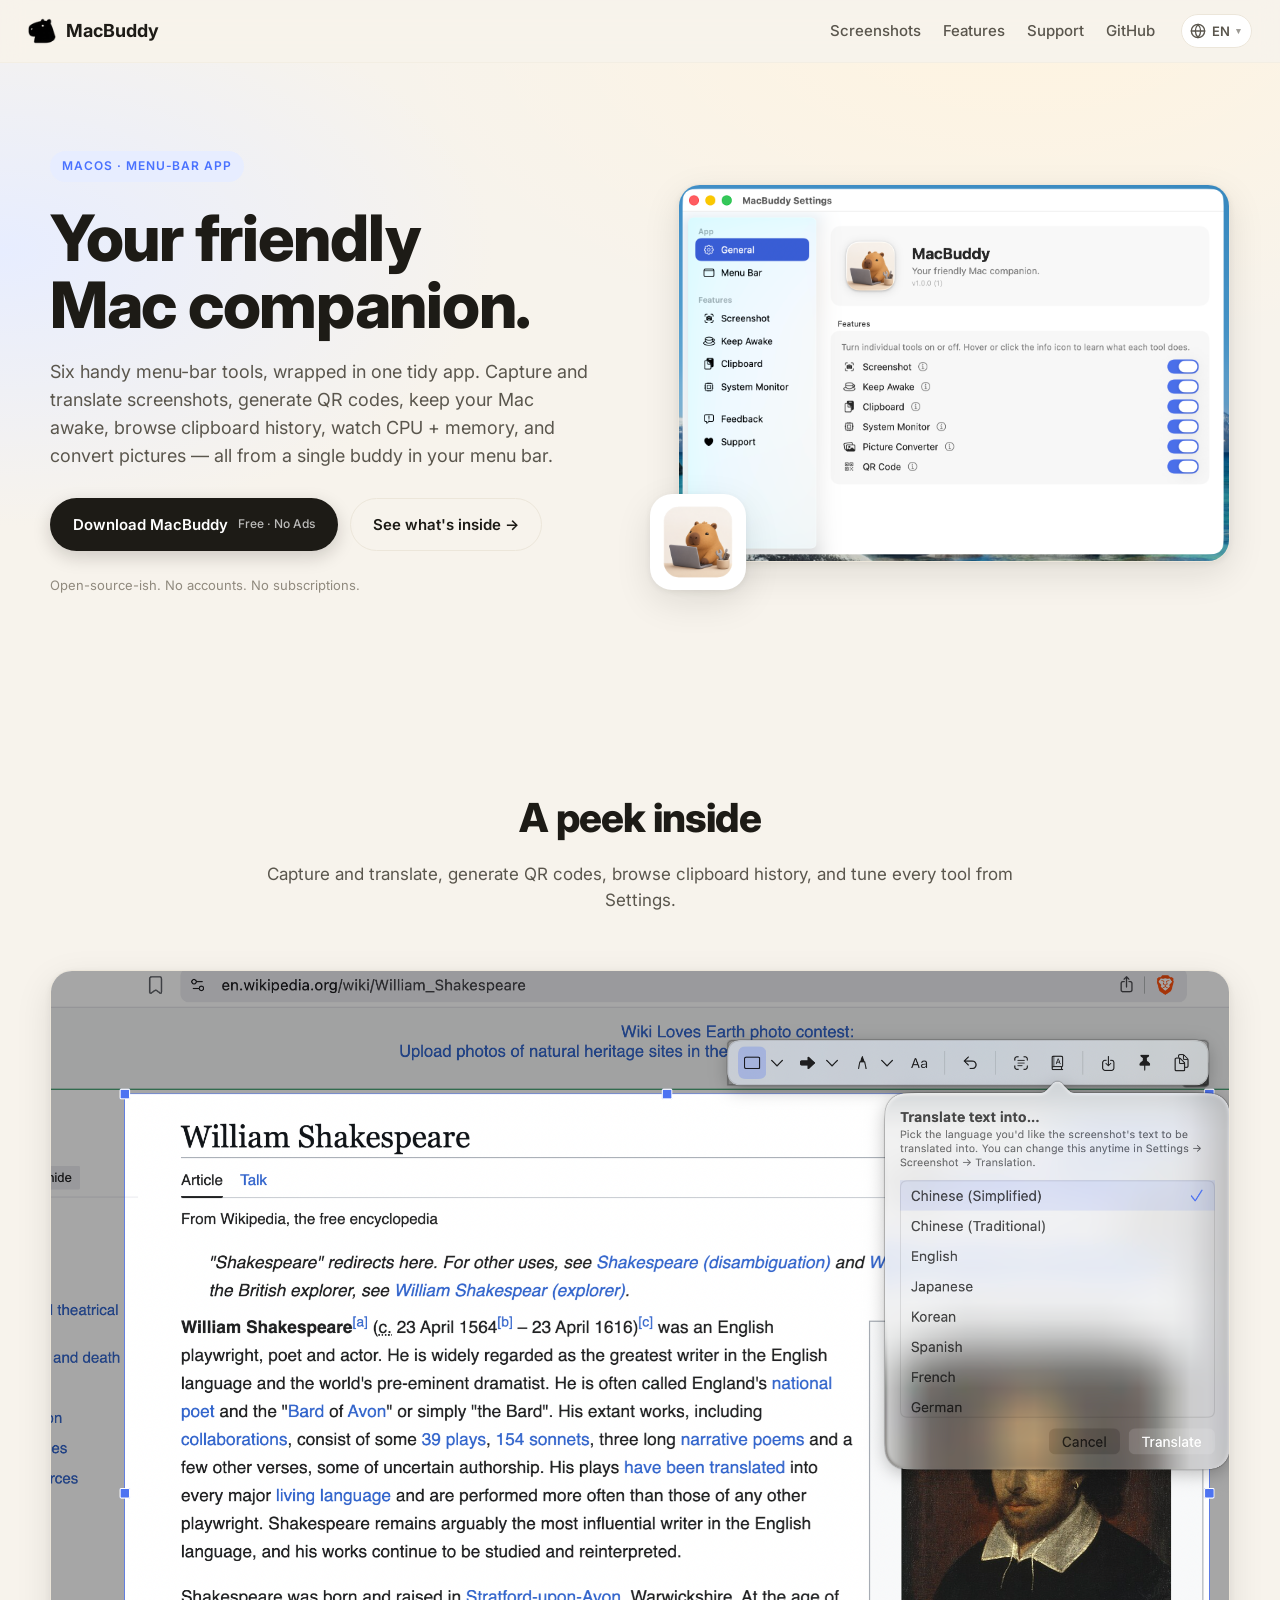
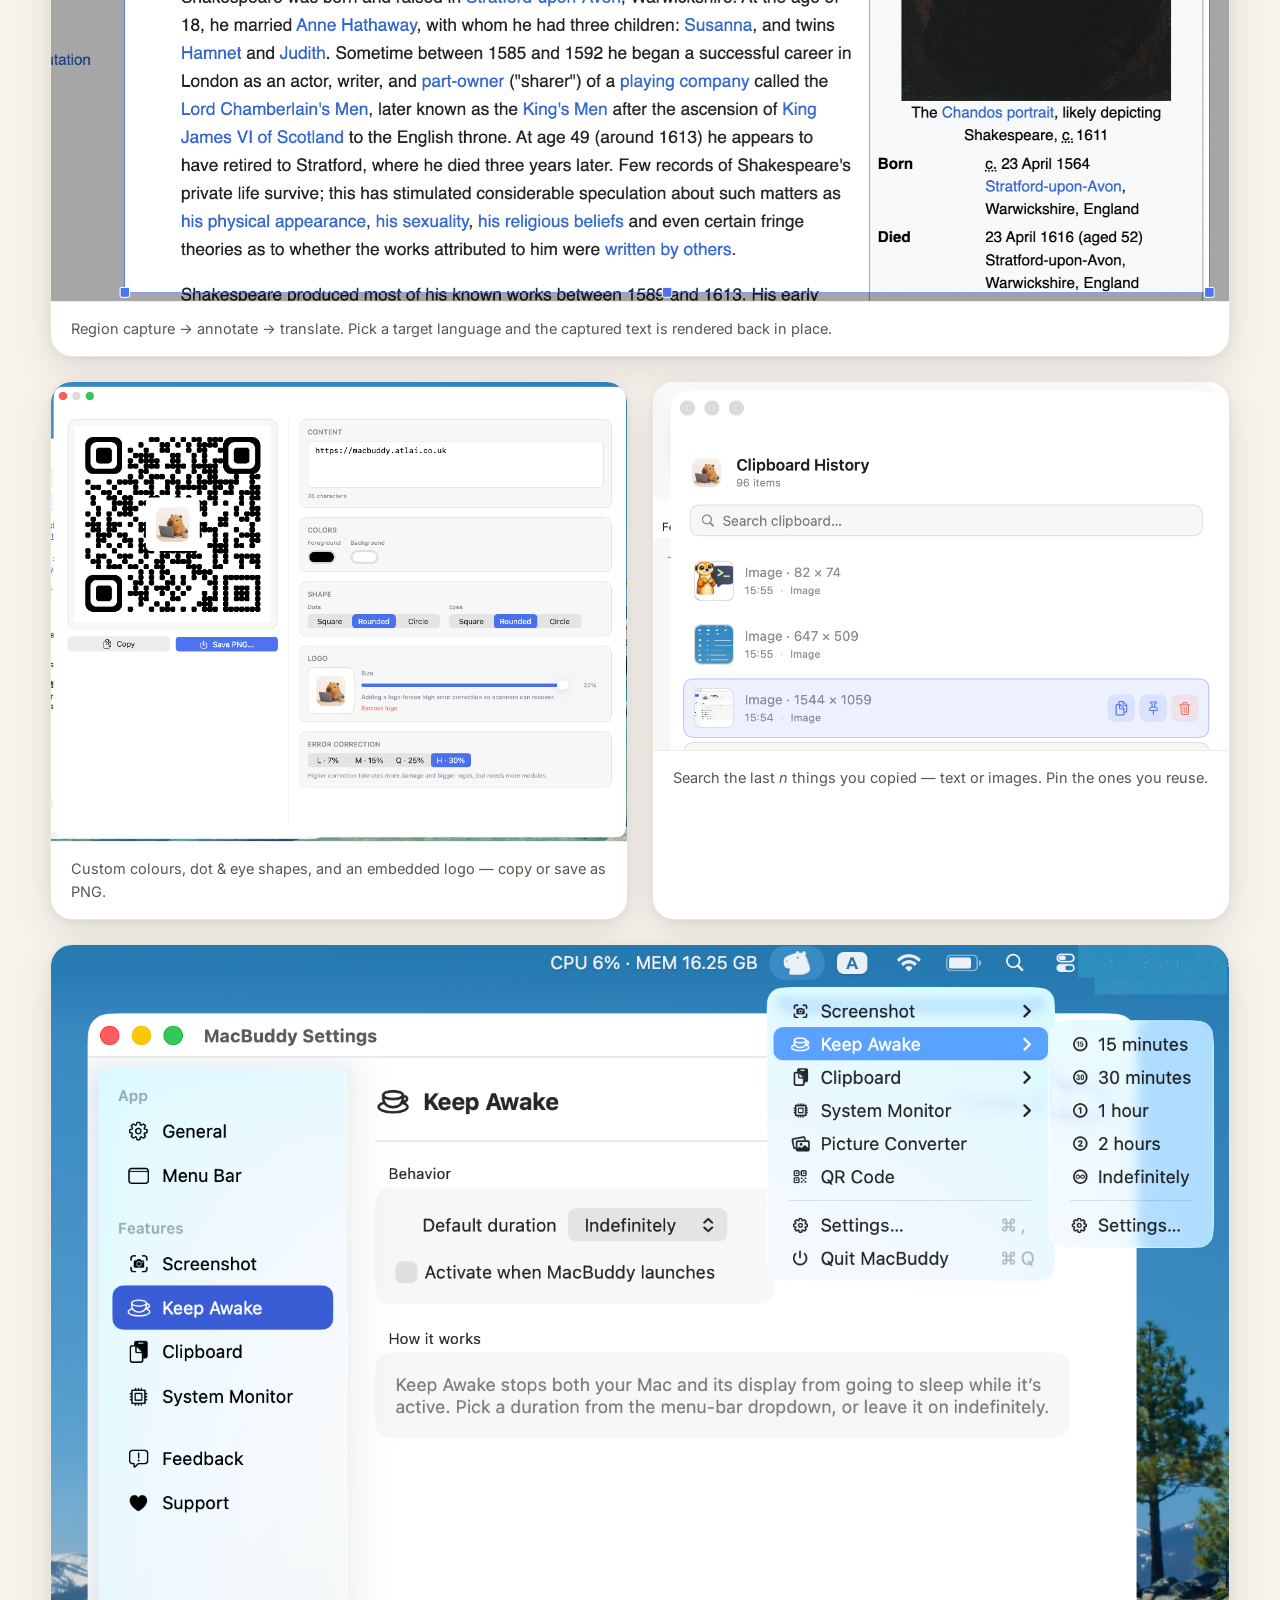
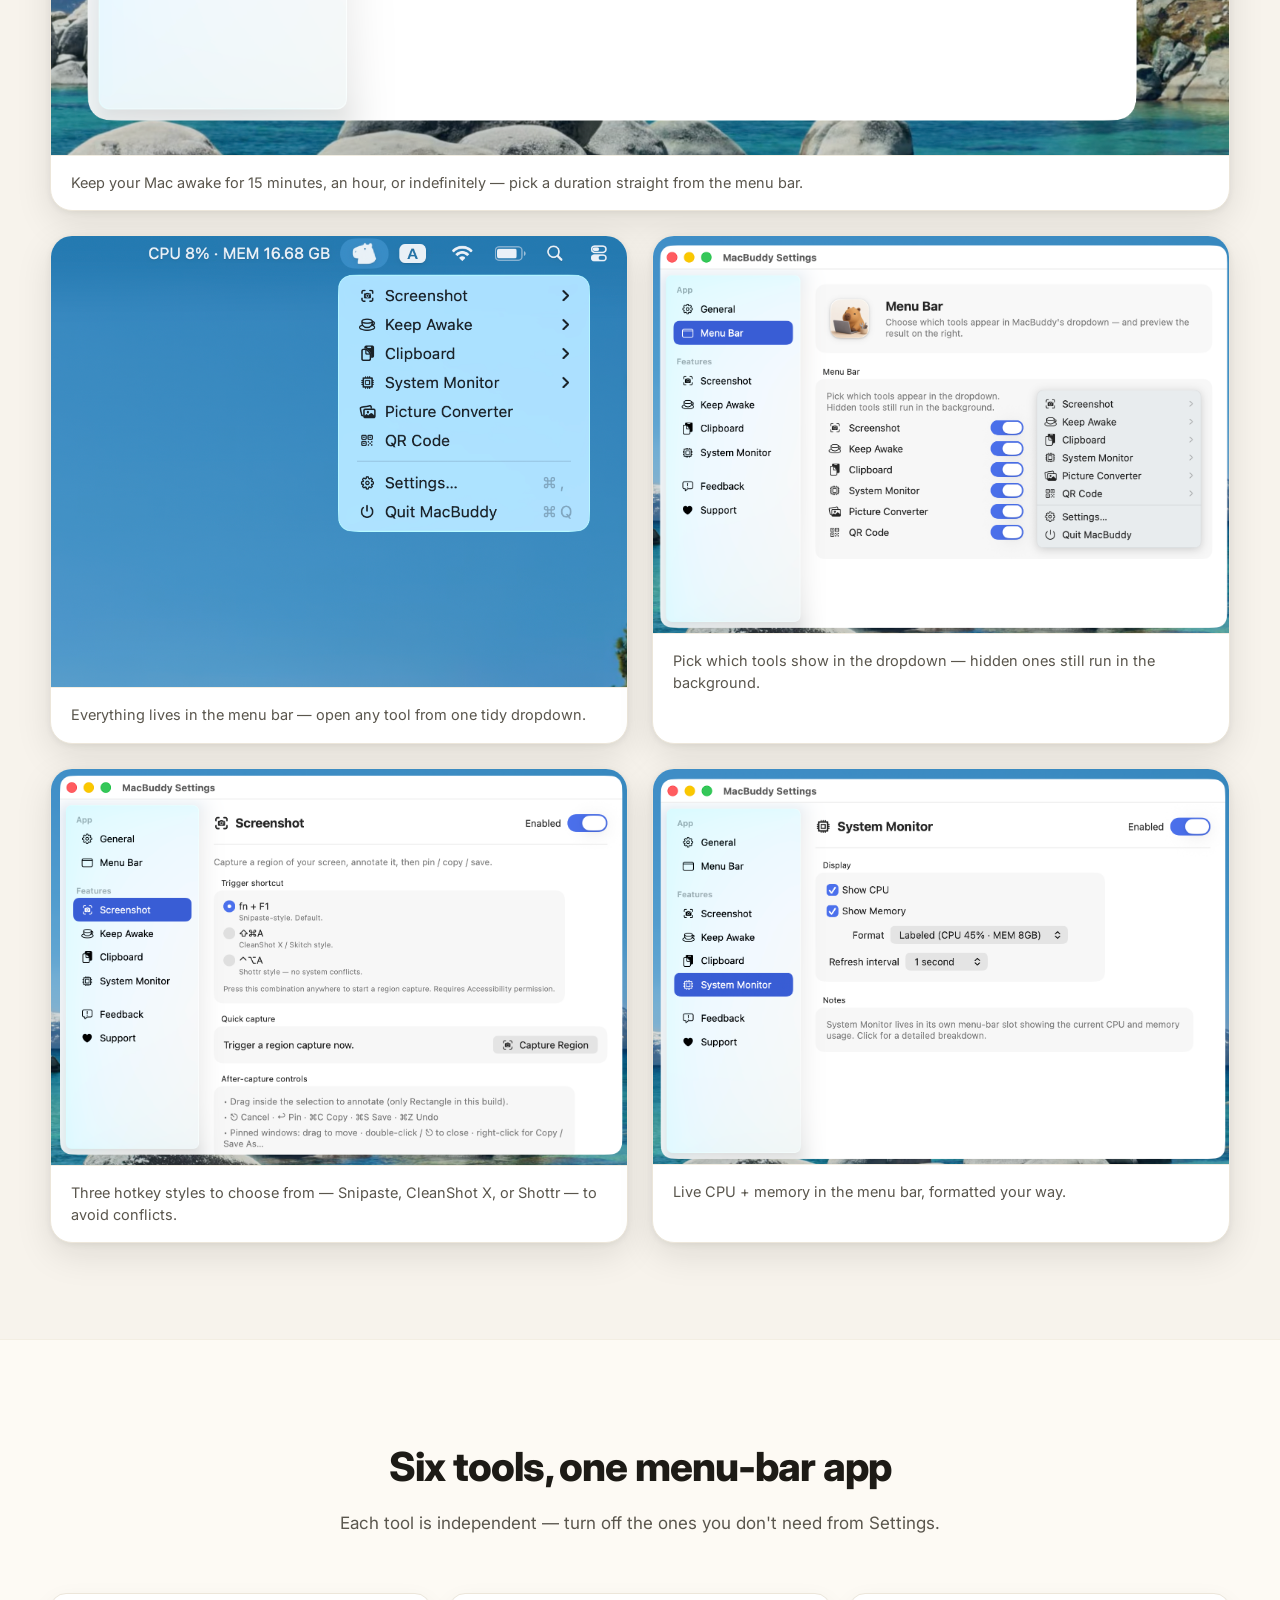
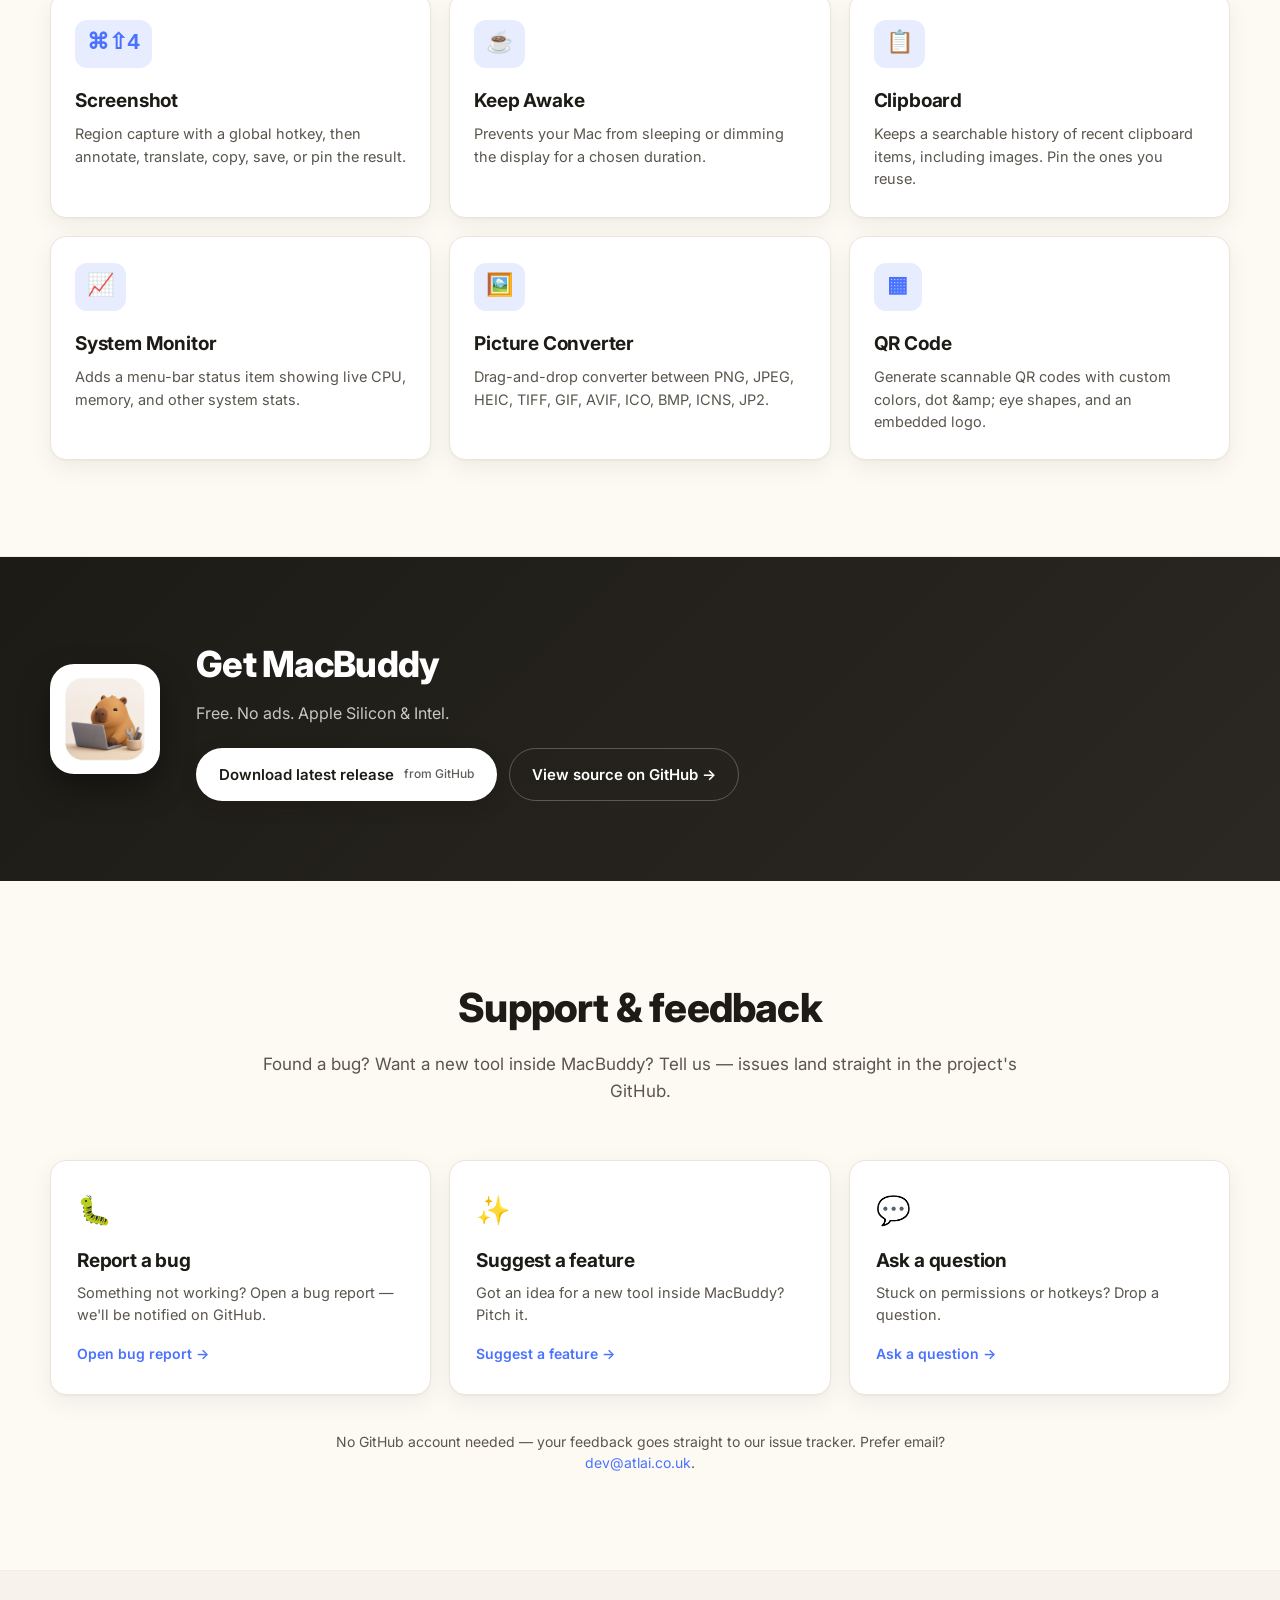
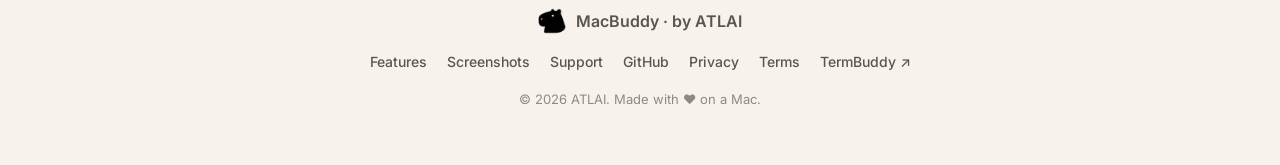
<file: index.html>
<!DOCTYPE html>
<html lang="en" data-i18n-title="doc.title">
<head>
  <meta charset="UTF-8" />
  <meta name="viewport" content="width=device-width, initial-scale=1.0" />
  <title>MacBuddy — Your friendly Mac companion</title>
  <meta name="description" content="MacBuddy is a tiny, friendly menu-bar app for macOS. Six handy tools — Screenshot, Keep Awake, Clipboard, System Monitor, Picture Converter, QR Code — wrapped in one tidy app." />
  <meta name="theme-color" content="#f7f3ec" />
  <link rel="icon" type="image/png" href="img/macbuddy_icon.png" />
  <link rel="apple-touch-icon" href="img/macbuddy_icon.png" />
  <link rel="preconnect" href="https://fonts.googleapis.com" />
  <link rel="preconnect" href="https://fonts.gstatic.com" crossorigin />
  <link href="https://fonts.googleapis.com/css2?family=Inter:wght@400;500;600;700;800&display=swap" rel="stylesheet" />
  <link rel="stylesheet" href="css/styles.css" />

  <meta property="og:title" content="MacBuddy — Your friendly Mac companion" />
  <meta property="og:description" content="Six handy menu-bar tools wrapped in one tidy macOS app." />
  <meta property="og:image" content="img/macbuddy_icon.png" />
  <meta property="og:type" content="website" />
</head>
<body>
  <header class="site-header">
    <a href="#top" class="logo">
      <img src="img/menubar_logo.png" alt="" class="logo-mark" />
      <span class="logo-word">MacBuddy</span>
    </a>
    <nav class="site-nav">
      <a href="#screenshots" data-i18n="nav.screenshots">Screenshots</a>
      <a href="#features" data-i18n="nav.features">Features</a>
      <a href="#support" data-i18n="nav.support">Support</a>
      <a href="https://github.com/ATLAI-TECH/MacBuddyTools" target="_blank" rel="noopener" data-i18n="nav.github">GitHub</a>

      <div class="lang-switcher" id="lang-switcher">
        <button class="lang-btn" type="button" aria-haspopup="true" aria-expanded="false" data-i18n-aria-label="nav.lang_aria" aria-label="Choose language">
          <svg class="lang-globe" viewBox="0 0 24 24" fill="none" stroke="currentColor" stroke-width="2" stroke-linecap="round" stroke-linejoin="round" aria-hidden="true">
            <circle cx="12" cy="12" r="10"/>
            <path d="M2 12h20"/>
            <path d="M12 2a15.3 15.3 0 0 1 4 10 15.3 15.3 0 0 1-4 10 15.3 15.3 0 0 1-4-10 15.3 15.3 0 0 1 4-10z"/>
          </svg>
          <span class="lang-current">EN</span>
          <span class="lang-caret" aria-hidden="true">▾</span>
        </button>
        <ul class="lang-menu" role="menu">
          <li><button type="button" data-lang="en" role="menuitem">English</button></li>
          <li><button type="button" data-lang="fr" role="menuitem">Français</button></li>
          <li><button type="button" data-lang="de" role="menuitem">Deutsch</button></li>
          <li><button type="button" data-lang="zh" role="menuitem">中文</button></li>
          <li><button type="button" data-lang="es" role="menuitem">Español</button></li>
          <li><button type="button" data-lang="ru" role="menuitem">Русский</button></li>
        </ul>
      </div>
    </nav>
  </header>

  <main id="top">
    <!-- ====== HERO ====== -->
    <section class="hero">
      <div class="hero-inner">
        <div class="hero-copy">
          <span class="eyebrow" data-i18n="hero.eyebrow">macOS · Menu-bar app</span>
          <h1 data-i18n-html="hero.title">Your friendly<br />Mac companion.</h1>
          <p class="lede" data-i18n="hero.lede">
            Six handy menu-bar tools, wrapped in one tidy app. Capture and translate
            screenshots, generate QR codes, keep your Mac awake, browse clipboard
            history, watch CPU + memory, and convert pictures — all from a single
            buddy in your menu bar.
          </p>
          <div class="cta-row">
            <a href="#download" class="btn btn-primary">
              <span data-i18n="hero.btn_download">Download MacBuddy</span>
              <small data-i18n="hero.btn_download_sub">Free · No Ads</small>
            </a>
            <a href="#features" class="btn btn-ghost" data-i18n="hero.btn_inside">See what's inside →</a>
          </div>
          <p class="hero-meta" data-i18n="hero.meta">Open-source-ish. No accounts. No subscriptions.</p>
        </div>

        <div class="hero-art">
          <img src="img/screenshots/general.png" alt="MacBuddy Settings window" class="hero-shot" />
          <img src="img/macbuddy_icon.png" alt="MacBuddy app icon" class="hero-icon" />
        </div>
      </div>
    </section>

    <!-- ====== SCREENSHOTS ====== -->
    <section id="screenshots" class="shots">
      <div class="section-head">
        <h2 data-i18n="shots.heading">A peek inside</h2>
        <p data-i18n="shots.sub">Capture and translate, generate QR codes, browse clipboard history, and tune every tool from Settings.</p>
      </div>

      <div class="shot-row">
        <figure class="shot wide">
          <img src="img/screenshots/screenshot-translate.png" alt="Screenshot annotator with translate panel" loading="lazy" />
          <figcaption data-i18n-html="shots.cap1">Region capture → annotate → translate. Pick a target language and the captured text is rendered back in place.</figcaption>
        </figure>
      </div>

      <div class="shot-row">
        <figure class="shot">
          <img src="img/screenshots/qr-code.png" alt="QR Code generator" loading="lazy" />
          <figcaption data-i18n-html="shots.cap2">Custom colours, dot &amp; eye shapes, and an embedded logo — copy or save as PNG.</figcaption>
        </figure>
        <figure class="shot">
          <img src="img/screenshots/clipboard.png" alt="Clipboard history" loading="lazy" />
          <figcaption data-i18n-html="shots.cap3">Search the last <em>n</em> things you copied — text or images. Pin the ones you reuse.</figcaption>
        </figure>
      </div>

      <div class="shot-row">
        <figure class="shot wide">
          <img src="img/screenshots/keep-awake.png" alt="Keep Awake with duration picker" loading="lazy" />
          <figcaption data-i18n-html="shots.cap4">Keep your Mac awake for 15 minutes, an hour, or indefinitely — pick a duration straight from the menu bar.</figcaption>
        </figure>
      </div>

      <div class="shot-row">
        <figure class="shot">
          <img src="img/screenshots/menu.png" alt="MacBuddy menu-bar dropdown" loading="lazy" />
          <figcaption data-i18n-html="shots.cap5">Everything lives in the menu bar — open any tool from one tidy dropdown.</figcaption>
        </figure>
        <figure class="shot">
          <img src="img/screenshots/menu-bar.png" alt="Menu Bar settings — choose which tools appear" loading="lazy" />
          <figcaption data-i18n-html="shots.cap6">Pick which tools show in the dropdown — hidden ones still run in the background.</figcaption>
        </figure>
      </div>

      <div class="shot-row">
        <figure class="shot">
          <img src="img/screenshots/screenshot-settings.png" alt="Screenshot settings — choose a trigger shortcut" loading="lazy" />
          <figcaption data-i18n-html="shots.cap7">Three hotkey styles to choose from — Snipaste, CleanShot X, or Shottr — to avoid conflicts.</figcaption>
        </figure>
        <figure class="shot">
          <img src="img/screenshots/system-monitor.png" alt="System Monitor settings" loading="lazy" />
          <figcaption data-i18n-html="shots.cap8">Live CPU + memory in the menu bar, formatted your way.</figcaption>
        </figure>
      </div>
    </section>

    <!-- ====== FEATURES ====== -->
    <section id="features" class="features">
      <div class="section-head">
        <h2 data-i18n="features.heading">Six tools, one menu-bar app</h2>
        <p data-i18n="features.sub">Each tool is independent — turn off the ones you don't need from Settings.</p>
      </div>

      <div class="feature-grid">
        <article class="feature-card">
          <div class="feature-icon" aria-hidden="true">⌘⇧4</div>
          <h3 data-i18n="feat.screenshot.title">Screenshot</h3>
          <p data-i18n="feat.screenshot.desc">Region capture with a global hotkey, then annotate, translate, copy, save, or pin the result.</p>
        </article>

        <article class="feature-card">
          <div class="feature-icon" aria-hidden="true">☕</div>
          <h3 data-i18n="feat.keepawake.title">Keep Awake</h3>
          <p data-i18n="feat.keepawake.desc">Prevents your Mac from sleeping or dimming the display for a chosen duration.</p>
        </article>

        <article class="feature-card">
          <div class="feature-icon" aria-hidden="true">📋</div>
          <h3 data-i18n="feat.clipboard.title">Clipboard</h3>
          <p data-i18n="feat.clipboard.desc">Keeps a searchable history of recent clipboard items, including images. Pin the ones you reuse.</p>
        </article>

        <article class="feature-card">
          <div class="feature-icon" aria-hidden="true">📈</div>
          <h3 data-i18n="feat.monitor.title">System Monitor</h3>
          <p data-i18n="feat.monitor.desc">Adds a menu-bar status item showing live CPU, memory, and other system stats.</p>
        </article>

        <article class="feature-card">
          <div class="feature-icon" aria-hidden="true">🖼️</div>
          <h3 data-i18n="feat.picture.title">Picture Converter</h3>
          <p data-i18n="feat.picture.desc">Drag-and-drop converter between PNG, JPEG, HEIC, TIFF, GIF, AVIF, ICO, BMP, ICNS, JP2.</p>
        </article>

        <article class="feature-card">
          <div class="feature-icon" aria-hidden="true">▦</div>
          <h3 data-i18n="feat.qr.title">QR Code</h3>
          <p data-i18n="feat.qr.desc">Generate scannable QR codes with custom colors, dot &amp; eye shapes, and an embedded logo.</p>
        </article>
      </div>
    </section>

    <!-- ====== DOWNLOAD ====== -->
    <section id="download" class="download-band">
      <div class="download-inner">
        <img src="img/macbuddy_icon.png" alt="" class="download-icon" />
        <div>
          <h2 data-i18n="download.heading">Get MacBuddy</h2>
          <p data-i18n-html="download.sub">Free. No ads. Apple Silicon &amp; Intel.</p>
          <div class="cta-row">
            <a href="https://github.com/ATLAI-TECH/MacBuddyTools/releases" target="_blank" rel="noopener" class="btn btn-primary">
              <span data-i18n="download.btn">Download latest release</span>
              <small data-i18n="download.btn_sub">from GitHub</small>
            </a>
            <a href="https://github.com/ATLAI-TECH/MacBuddyTools" target="_blank" rel="noopener" class="btn btn-ghost" data-i18n="download.view">View source on GitHub →</a>
          </div>
        </div>
      </div>
    </section>

    <!-- ====== SUPPORT ====== -->
    <section id="support" class="support">
      <div class="section-head">
        <h2 data-i18n-html="support.heading">Support &amp; feedback</h2>
        <p data-i18n="support.sub">Found a bug? Want a new tool inside MacBuddy? Tell us — issues land straight in the project's GitHub.</p>
      </div>

      <div class="support-grid">
        <a class="support-card support-bug" href="support.html?kind=bug">
          <div class="support-icon" aria-hidden="true">🐛</div>
          <h3 data-i18n="support.bug.title">Report a bug</h3>
          <p data-i18n="support.bug.desc">Something not working? Open a bug report — we'll be notified on GitHub.</p>
          <span class="support-cta" data-i18n="support.bug.cta">Open bug report →</span>
        </a>

        <a class="support-card support-feature" href="support.html?kind=feature">
          <div class="support-icon" aria-hidden="true">✨</div>
          <h3 data-i18n="support.feature.title">Suggest a feature</h3>
          <p data-i18n="support.feature.desc">Got an idea for a new tool inside MacBuddy? Pitch it.</p>
          <span class="support-cta" data-i18n="support.feature.cta">Suggest a feature →</span>
        </a>

        <a class="support-card support-question" href="support.html?kind=question">
          <div class="support-icon" aria-hidden="true">💬</div>
          <h3 data-i18n="support.question.title">Ask a question</h3>
          <p data-i18n="support.question.desc">Stuck on permissions or hotkeys? Drop a question.</p>
          <span class="support-cta" data-i18n="support.question.cta">Ask a question →</span>
        </a>
      </div>

      <p class="support-note" data-i18n-html="support.note">
        No GitHub account needed — your feedback goes straight to our issue tracker.
        Prefer email? <a href="mailto:dev@atlai.co.uk?subject=MacBuddy%20feedback">dev@atlai.co.uk</a>.
      </p>
    </section>
  </main>

  <footer class="site-footer">
    <div class="footer-inner">
      <div class="footer-brand">
        <img src="img/menubar_logo.png" alt="" class="logo-mark" />
        <span>MacBuddy · by ATLAI</span>
      </div>
      <nav class="footer-nav">
        <a href="#features" data-i18n="nav.features">Features</a>
        <a href="#screenshots" data-i18n="nav.screenshots">Screenshots</a>
        <a href="#support" data-i18n="nav.support">Support</a>
        <a href="https://github.com/ATLAI-TECH/MacBuddyTools" target="_blank" rel="noopener" data-i18n="nav.github">GitHub</a>
        <a href="privacy.html">Privacy</a>
        <a href="terms.html">Terms</a>
        <a href="https://termbuddy.atlai.co.uk/" target="_blank" rel="noopener">TermBuddy ↗</a>
      </nav>
      <p class="footer-fine" data-i18n="footer.fine">© 2026 ATLAI. Made with ❤️ on a Mac.</p>
    </div>
  </footer>

  <script src="js/script.js" defer></script>
</body>
</html>
</file>
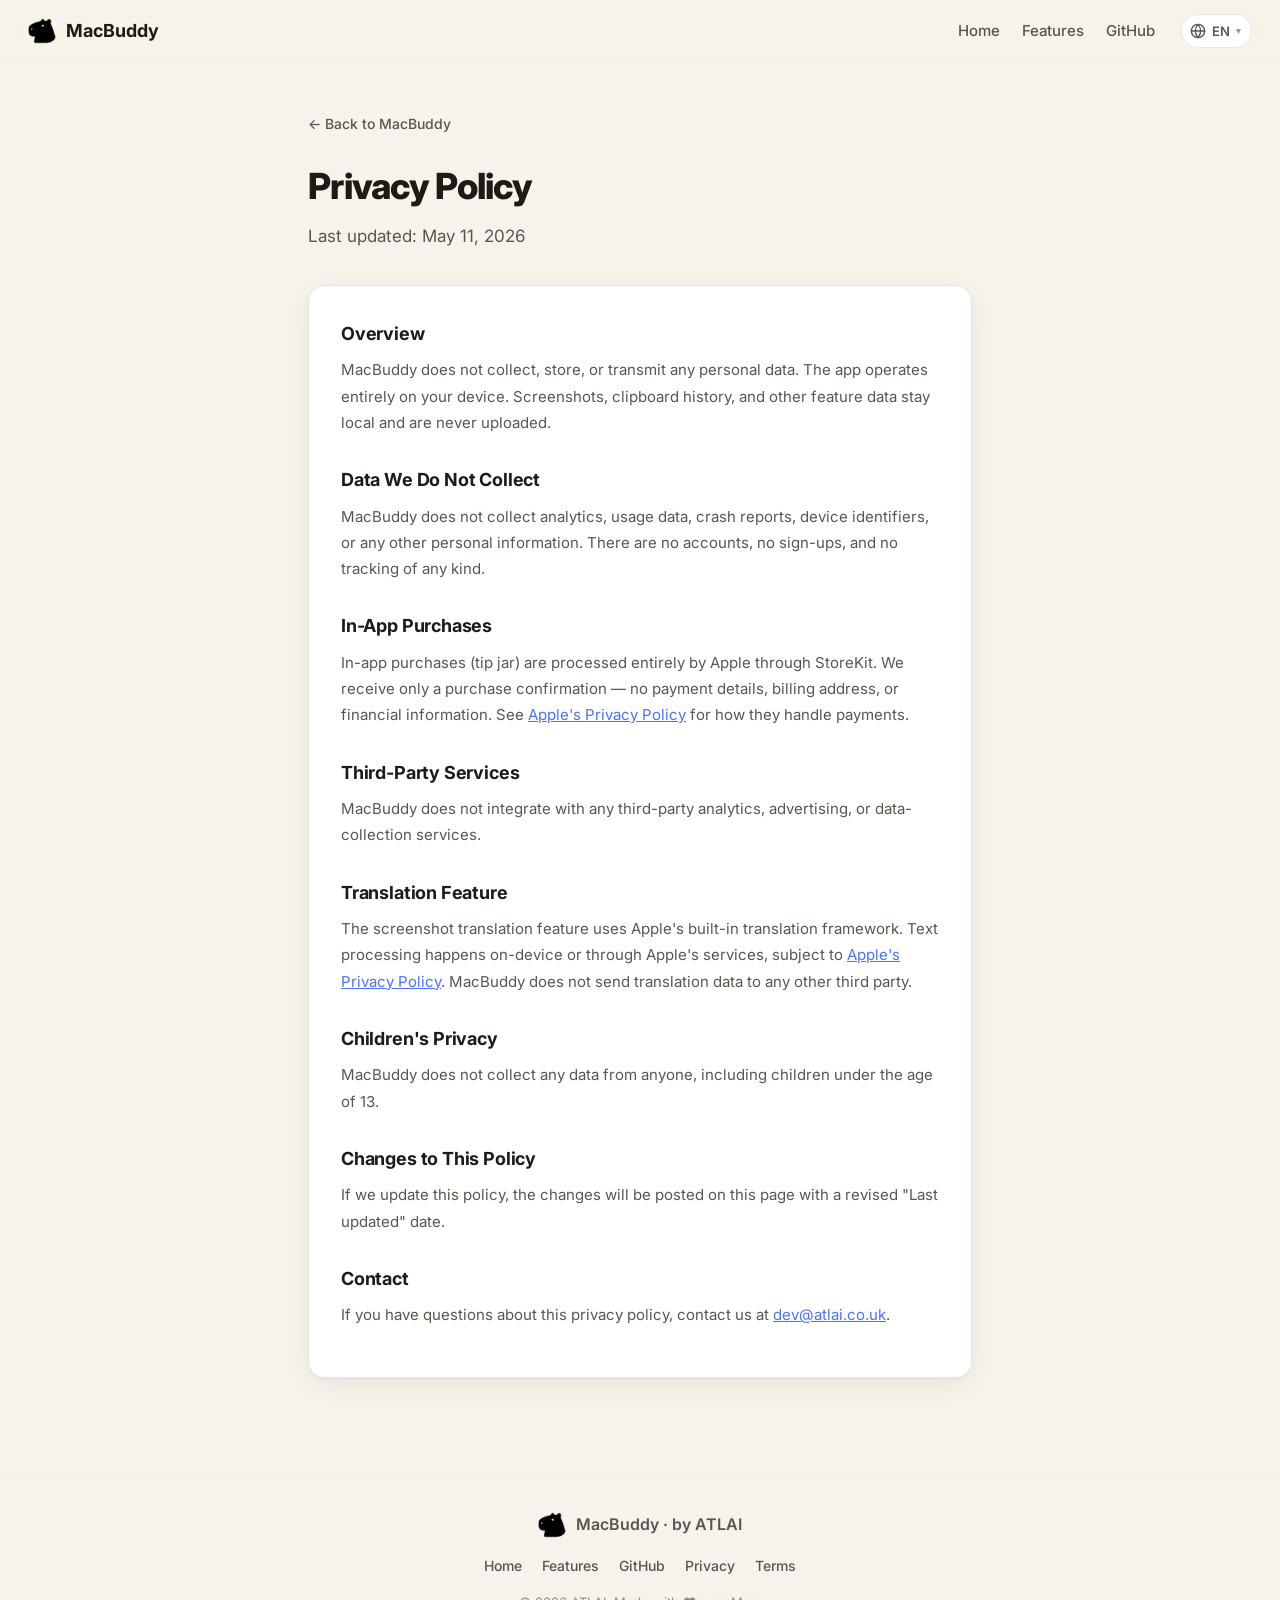
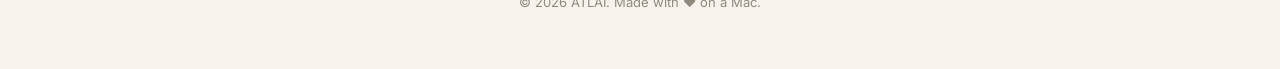
<file: privacy.html>
<!DOCTYPE html>
<html lang="en">
<head>
  <meta charset="UTF-8" />
  <meta name="viewport" content="width=device-width, initial-scale=1.0" />
  <title>Privacy Policy — MacBuddy</title>
  <meta name="description" content="MacBuddy privacy policy. We do not collect, store, or transmit any personal data." />
  <meta name="theme-color" content="#f7f3ec" />
  <link rel="icon" type="image/png" href="img/macbuddy_icon.png" />
  <link rel="preconnect" href="https://fonts.googleapis.com" />
  <link rel="preconnect" href="https://fonts.gstatic.com" crossorigin />
  <link href="https://fonts.googleapis.com/css2?family=Inter:wght@400;500;600;700;800&display=swap" rel="stylesheet" />
  <link rel="stylesheet" href="css/styles.css" />
  <style>
    .legal-page { padding: 48px 28px 96px; max-width: 720px; margin: 0 auto; }
    .legal-page .section-head { margin-bottom: 36px; text-align: left; }
    .legal-page .section-head h1 {
      font-size: clamp(28px, 4vw, 36px);
      letter-spacing: -0.02em;
      margin: 0 0 8px;
      font-weight: 800;
    }
    .legal-page .section-head p { text-align: left; }
    .legal-card {
      background: var(--bg-card);
      border: 1px solid var(--line);
      border-radius: var(--radius);
      padding: 32px;
      box-shadow: var(--shadow-card);
      line-height: 1.75;
      color: var(--ink);
    }
    .legal-card h2 {
      font-size: 18px;
      font-weight: 700;
      margin: 28px 0 8px;
      letter-spacing: -0.01em;
    }
    .legal-card h2:first-child { margin-top: 0; }
    .legal-card p { margin: 0 0 16px; color: var(--ink-soft); font-size: 15px; }
    .legal-card a { color: var(--accent); text-decoration: underline; }
    .legal-card a:hover { color: #3a5fd9; }
    .back-link {
      display: inline-flex;
      align-items: center;
      gap: 6px;
      font-size: 14px;
      font-weight: 500;
      color: var(--ink-soft);
      margin-bottom: 24px;
    }
    .back-link:hover { color: var(--ink); text-decoration: none; }
  </style>
</head>
<body>
  <header class="site-header">
    <a href="/" class="logo">
      <img src="img/menubar_logo.png" alt="" class="logo-mark" />
      <span class="logo-word">MacBuddy</span>
    </a>
    <nav class="site-nav">
      <a href="/" data-i18n="nav.home">Home</a>
      <a href="/#features" data-i18n="nav.features">Features</a>
      <a href="https://github.com/ATLAI-TECH/MacBuddyTools" target="_blank" rel="noopener" data-i18n="nav.github">GitHub</a>

      <div class="lang-switcher" id="lang-switcher">
        <button class="lang-btn" type="button" aria-haspopup="true" aria-expanded="false" data-i18n-aria-label="nav.lang_aria" aria-label="Choose language">
          <svg class="lang-globe" viewBox="0 0 24 24" fill="none" stroke="currentColor" stroke-width="2" stroke-linecap="round" stroke-linejoin="round" aria-hidden="true">
            <circle cx="12" cy="12" r="10"/>
            <path d="M2 12h20"/>
            <path d="M12 2a15.3 15.3 0 0 1 4 10 15.3 15.3 0 0 1-4 10 15.3 15.3 0 0 1-4-10 15.3 15.3 0 0 1 4-10z"/>
          </svg>
          <span class="lang-current">EN</span>
          <span class="lang-caret" aria-hidden="true">&#9662;</span>
        </button>
        <ul class="lang-menu" role="menu">
          <li><button type="button" data-lang="en" role="menuitem">English</button></li>
          <li><button type="button" data-lang="fr" role="menuitem">Fran&ccedil;ais</button></li>
          <li><button type="button" data-lang="de" role="menuitem">Deutsch</button></li>
          <li><button type="button" data-lang="zh" role="menuitem">&#20013;&#25991;</button></li>
          <li><button type="button" data-lang="es" role="menuitem">Espa&ntilde;ol</button></li>
          <li><button type="button" data-lang="ru" role="menuitem">&#1056;&#1091;&#1089;&#1089;&#1082;&#1080;&#1081;</button></li>
        </ul>
      </div>
    </nav>
  </header>

  <main class="legal-page">
    <a href="/" class="back-link">&larr; Back to MacBuddy</a>

    <div class="section-head">
      <h1>Privacy Policy</h1>
      <p>Last updated: May 11, 2026</p>
    </div>

    <div class="legal-card">
      <h2>Overview</h2>
      <p>MacBuddy does not collect, store, or transmit any personal data. The app operates entirely on your device. Screenshots, clipboard history, and other feature data stay local and are never uploaded.</p>

      <h2>Data We Do Not Collect</h2>
      <p>MacBuddy does not collect analytics, usage data, crash reports, device identifiers, or any other personal information. There are no accounts, no sign-ups, and no tracking of any kind.</p>

      <h2>In-App Purchases</h2>
      <p>In-app purchases (tip jar) are processed entirely by Apple through StoreKit. We receive only a purchase confirmation &mdash; no payment details, billing address, or financial information. See <a href="https://www.apple.com/legal/privacy/" target="_blank" rel="noopener">Apple's Privacy Policy</a> for how they handle payments.</p>

      <h2>Third-Party Services</h2>
      <p>MacBuddy does not integrate with any third-party analytics, advertising, or data-collection services.</p>

      <h2>Translation Feature</h2>
      <p>The screenshot translation feature uses Apple's built-in translation framework. Text processing happens on-device or through Apple's services, subject to <a href="https://www.apple.com/legal/privacy/" target="_blank" rel="noopener">Apple's Privacy Policy</a>. MacBuddy does not send translation data to any other third party.</p>

      <h2>Children's Privacy</h2>
      <p>MacBuddy does not collect any data from anyone, including children under the age of 13.</p>

      <h2>Changes to This Policy</h2>
      <p>If we update this policy, the changes will be posted on this page with a revised "Last updated" date.</p>

      <h2>Contact</h2>
      <p>If you have questions about this privacy policy, contact us at <a href="mailto:dev@atlai.co.uk">dev@atlai.co.uk</a>.</p>
    </div>
  </main>

  <footer class="site-footer">
    <div class="footer-inner">
      <div class="footer-brand">
        <img src="img/menubar_logo.png" alt="" class="logo-mark" />
        <span>MacBuddy &middot; by ATLAI</span>
      </div>
      <nav class="footer-nav">
        <a href="/" data-i18n="nav.home">Home</a>
        <a href="/#features" data-i18n="nav.features">Features</a>
        <a href="https://github.com/ATLAI-TECH/MacBuddyTools" target="_blank" rel="noopener" data-i18n="nav.github">GitHub</a>
        <a href="privacy.html">Privacy</a>
        <a href="terms.html">Terms</a>
      </nav>
      <p class="footer-fine" data-i18n="footer.fine">&copy; 2026 ATLAI. Made with &#10084;&#65039; on a Mac.</p>
    </div>
  </footer>

  <script src="js/script.js" defer></script>
</body>
</html>
</file>
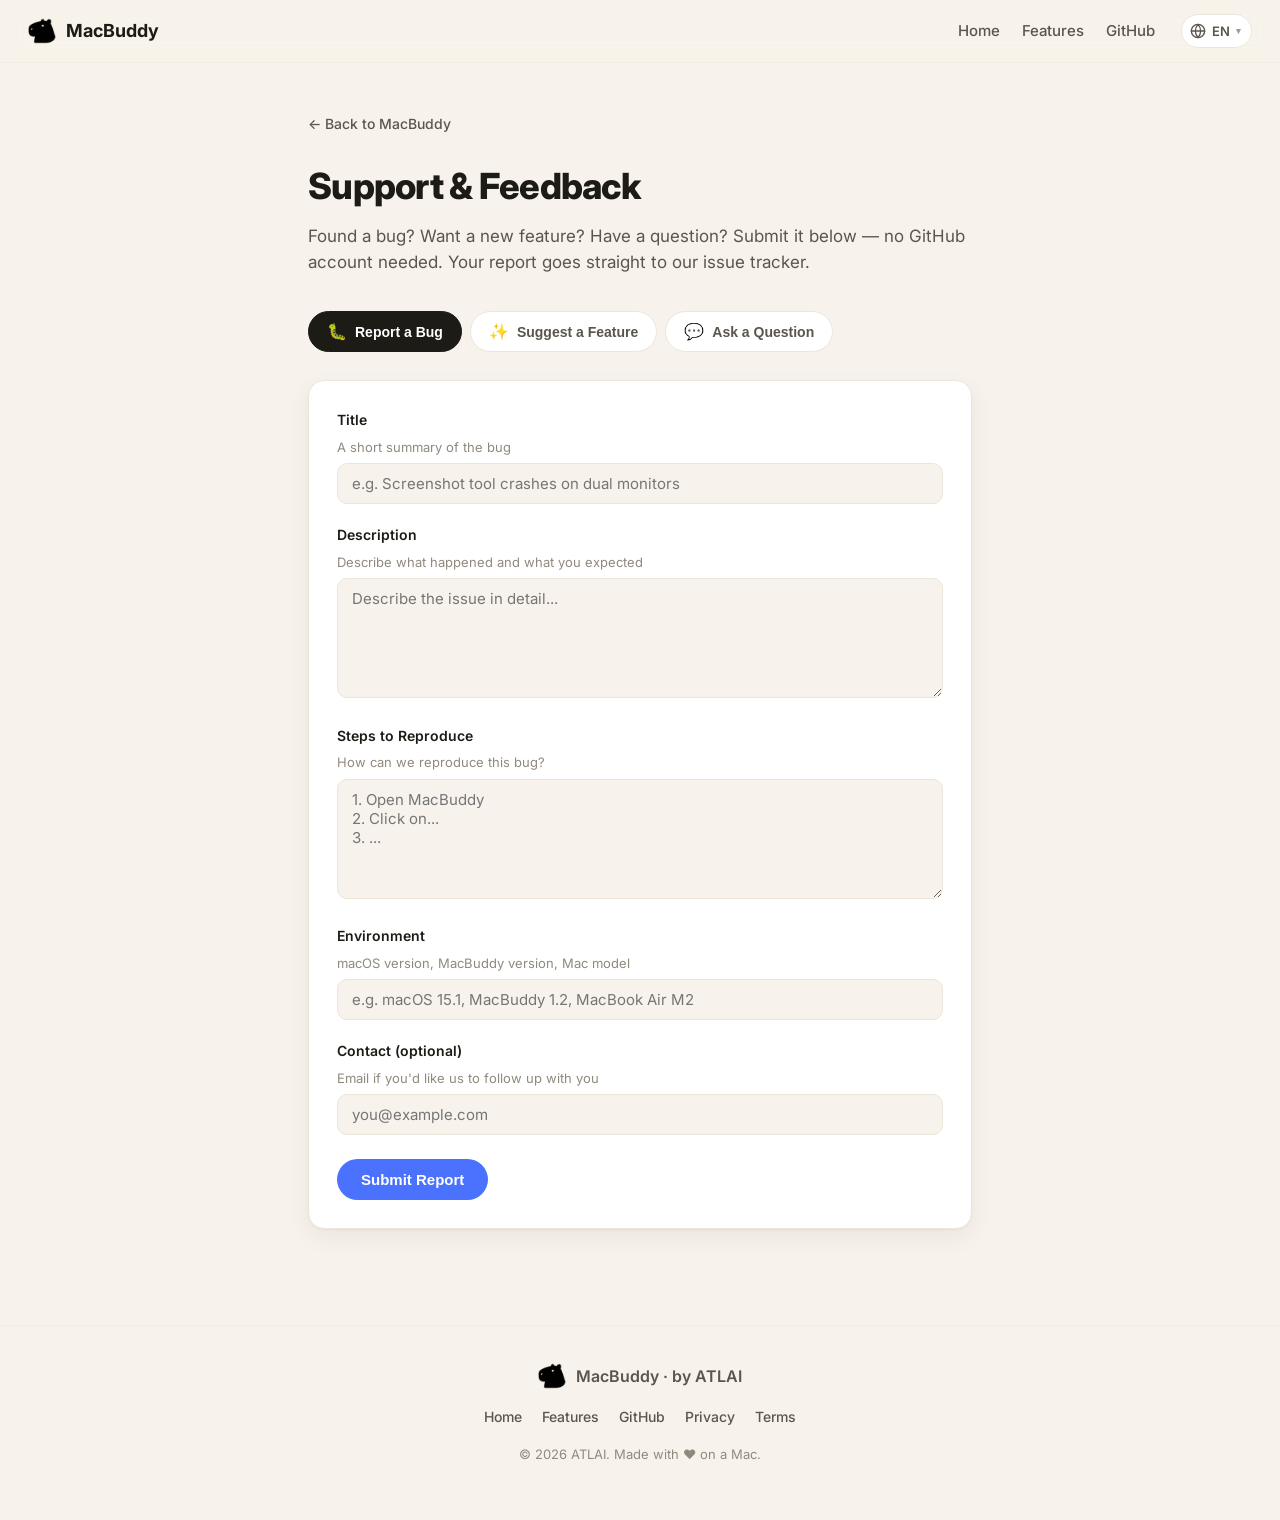
<file: support.html>
<!DOCTYPE html>
<html lang="en" data-i18n-title="sp.doc.title">
<head>
  <meta charset="UTF-8" />
  <meta name="viewport" content="width=device-width, initial-scale=1.0" />
  <title>Support — MacBuddy</title>
  <meta name="description" content="Report a bug, suggest a feature, or ask a question about MacBuddy." />
  <meta name="theme-color" content="#f7f3ec" />
  <link rel="icon" type="image/png" href="img/macbuddy_icon.png" />
  <link rel="preconnect" href="https://fonts.googleapis.com" />
  <link rel="preconnect" href="https://fonts.gstatic.com" crossorigin />
  <link href="https://fonts.googleapis.com/css2?family=Inter:wght@400;500;600;700;800&display=swap" rel="stylesheet" />
  <link rel="stylesheet" href="css/styles.css" />
  <style>
    /* Support page specific styles */
    .support-page { padding: 48px 28px 96px; max-width: 720px; margin: 0 auto; }
    .support-page .section-head { margin-bottom: 36px; text-align: left; }
    .support-page .section-head h1 {
      font-size: clamp(28px, 4vw, 36px);
      letter-spacing: -0.02em;
      margin: 0 0 8px;
      font-weight: 800;
    }
    .support-page .section-head p { text-align: left; }

    .kind-tabs {
      display: flex;
      gap: 8px;
      margin-bottom: 28px;
      flex-wrap: wrap;
    }
    .kind-tab {
      display: inline-flex;
      align-items: center;
      gap: 8px;
      padding: 10px 18px;
      border-radius: var(--radius-pill);
      border: 1px solid var(--line);
      background: var(--bg-card);
      color: var(--ink-soft);
      font-weight: 600;
      font-size: 14px;
      cursor: pointer;
      transition: all 0.15s ease;
    }
    .kind-tab:hover { border-color: var(--ink-faint); color: var(--ink); }
    .kind-tab.active {
      background: var(--ink);
      color: #fff;
      border-color: var(--ink);
    }
    .kind-tab .tab-icon { font-size: 16px; }

    .form-card {
      background: var(--bg-card);
      border: 1px solid var(--line);
      border-radius: var(--radius);
      padding: 28px;
      box-shadow: var(--shadow-card);
    }

    .form-group { margin-bottom: 20px; }
    .form-group:last-child { margin-bottom: 0; }

    .form-group label {
      display: block;
      font-weight: 600;
      font-size: 14px;
      margin-bottom: 6px;
      color: var(--ink);
    }
    .form-group .hint {
      display: block;
      font-size: 13px;
      color: var(--ink-faint);
      margin-bottom: 6px;
    }

    .form-group input[type="text"],
    .form-group input[type="email"],
    .form-group textarea {
      width: 100%;
      padding: 10px 14px;
      border: 1px solid var(--line);
      border-radius: 10px;
      font-family: inherit;
      font-size: 15px;
      color: var(--ink);
      background: var(--bg);
      transition: border-color 0.15s ease;
      outline: none;
    }
    .form-group input:focus,
    .form-group textarea:focus {
      border-color: var(--accent);
      box-shadow: 0 0 0 3px var(--accent-soft);
    }
    .form-group textarea { min-height: 120px; resize: vertical; }

    .conditional { display: none; }
    .conditional.visible { display: block; }

    .submit-row {
      margin-top: 24px;
      display: flex;
      align-items: center;
      gap: 16px;
    }

    .btn-submit {
      display: inline-flex;
      align-items: center;
      gap: 8px;
      padding: 12px 24px;
      border-radius: var(--radius-pill);
      border: none;
      background: var(--accent);
      color: #fff;
      font-weight: 600;
      font-size: 15px;
      cursor: pointer;
      transition: background 0.15s ease, transform 0.12s ease;
    }
    .btn-submit:hover { background: #3a5fd9; transform: translateY(-1px); }
    .btn-submit:disabled { opacity: 0.5; cursor: not-allowed; transform: none; }

    .status-msg {
      font-size: 14px;
      font-weight: 500;
    }
    .status-msg.success { color: var(--good); }
    .status-msg.error { color: #c0392b; }

    .back-link {
      display: inline-flex;
      align-items: center;
      gap: 6px;
      font-size: 14px;
      font-weight: 500;
      color: var(--ink-soft);
      margin-bottom: 24px;
    }
    .back-link:hover { color: var(--ink); text-decoration: none; }
  </style>
</head>
<body>
  <header class="site-header">
    <a href="/" class="logo">
      <img src="img/menubar_logo.png" alt="" class="logo-mark" />
      <span class="logo-word">MacBuddy</span>
    </a>
    <nav class="site-nav">
      <a href="/" data-i18n="nav.home">Home</a>
      <a href="/#features" data-i18n="nav.features">Features</a>
      <a href="https://github.com/ATLAI-TECH/MacBuddyTools" target="_blank" rel="noopener" data-i18n="nav.github">GitHub</a>

      <div class="lang-switcher" id="lang-switcher">
        <button class="lang-btn" type="button" aria-haspopup="true" aria-expanded="false" data-i18n-aria-label="nav.lang_aria" aria-label="Choose language">
          <svg class="lang-globe" viewBox="0 0 24 24" fill="none" stroke="currentColor" stroke-width="2" stroke-linecap="round" stroke-linejoin="round" aria-hidden="true">
            <circle cx="12" cy="12" r="10"/>
            <path d="M2 12h20"/>
            <path d="M12 2a15.3 15.3 0 0 1 4 10 15.3 15.3 0 0 1-4 10 15.3 15.3 0 0 1-4-10 15.3 15.3 0 0 1 4-10z"/>
          </svg>
          <span class="lang-current">EN</span>
          <span class="lang-caret" aria-hidden="true">▾</span>
        </button>
        <ul class="lang-menu" role="menu">
          <li><button type="button" data-lang="en" role="menuitem">English</button></li>
          <li><button type="button" data-lang="fr" role="menuitem">Français</button></li>
          <li><button type="button" data-lang="de" role="menuitem">Deutsch</button></li>
          <li><button type="button" data-lang="zh" role="menuitem">中文</button></li>
          <li><button type="button" data-lang="es" role="menuitem">Español</button></li>
          <li><button type="button" data-lang="ru" role="menuitem">Русский</button></li>
        </ul>
      </div>
    </nav>
  </header>

  <main class="support-page">
    <a href="/" class="back-link" data-i18n="sp.back">&larr; Back to MacBuddy</a>

    <div class="section-head">
      <h1 data-i18n-html="sp.heading">Support & Feedback</h1>
      <p data-i18n="sp.sub">Found a bug? Want a new feature? Have a question? Submit it below — no GitHub account needed. Your report goes straight to our issue tracker.</p>
    </div>

    <div class="kind-tabs">
      <button class="kind-tab active" data-kind="bug">
        <span class="tab-icon" aria-hidden="true">&#x1F41B;</span>
        <span data-i18n="sp.tab.bug">Report a Bug</span>
      </button>
      <button class="kind-tab" data-kind="feature">
        <span class="tab-icon" aria-hidden="true">&#x2728;</span>
        <span data-i18n="sp.tab.feature">Suggest a Feature</span>
      </button>
      <button class="kind-tab" data-kind="question">
        <span class="tab-icon" aria-hidden="true">&#x1F4AC;</span>
        <span data-i18n="sp.tab.question">Ask a Question</span>
      </button>
    </div>

    <form id="issue-form" class="form-card">
      <div class="form-group">
        <label for="title" data-i18n="sp.form.title_label">Title</label>
        <span class="hint" id="title-hint">A short summary of the bug</span>
        <input type="text" id="title" name="title" required maxlength="200" placeholder="e.g. Screenshot tool crashes on dual monitors" />
      </div>

      <div class="form-group">
        <label for="description" id="desc-label">Description</label>
        <span class="hint" id="desc-hint">Describe what happened and what you expected</span>
        <textarea id="description" name="description" required maxlength="5000" placeholder="Describe the issue in detail..."></textarea>
      </div>

      <div class="form-group conditional" id="steps-group">
        <label for="steps" data-i18n="sp.form.steps_label">Steps to Reproduce</label>
        <span class="hint" data-i18n="sp.form.steps_hint">How can we reproduce this bug?</span>
        <textarea id="steps" name="steps" maxlength="2000" rows="4" data-i18n-placeholder="sp.form.steps_ph" placeholder="1. Open MacBuddy&#10;2. Click on...&#10;3. ..."></textarea>
      </div>

      <div class="form-group conditional" id="env-group">
        <label for="environment" data-i18n="sp.form.env_label">Environment</label>
        <span class="hint" data-i18n="sp.form.env_hint">macOS version, MacBuddy version, Mac model</span>
        <input type="text" id="environment" name="environment" maxlength="200" data-i18n-placeholder="sp.form.env_ph" placeholder="e.g. macOS 15.1, MacBuddy 1.2, MacBook Air M2" />
      </div>

      <div class="form-group">
        <label for="contact" data-i18n="sp.form.contact_label">Contact (optional)</label>
        <span class="hint" data-i18n="sp.form.contact_hint">Email if you'd like us to follow up with you</span>
        <input type="email" id="contact" name="contact" maxlength="200" data-i18n-placeholder="sp.form.contact_ph" placeholder="you@example.com" />
      </div>

      <div class="submit-row">
        <button type="submit" class="btn-submit" id="submit-btn">Submit Report</button>
        <span class="status-msg" id="status-msg"></span>
      </div>
    </form>
  </main>

  <footer class="site-footer">
    <div class="footer-inner">
      <div class="footer-brand">
        <img src="img/menubar_logo.png" alt="" class="logo-mark" />
        <span>MacBuddy &middot; by ATLAI</span>
      </div>
      <nav class="footer-nav">
        <a href="/" data-i18n="nav.home">Home</a>
        <a href="/#features" data-i18n="nav.features">Features</a>
        <a href="https://github.com/ATLAI-TECH/MacBuddyTools" target="_blank" rel="noopener" data-i18n="nav.github">GitHub</a>
        <a href="privacy.html">Privacy</a>
        <a href="terms.html">Terms</a>
      </nav>
      <p class="footer-fine" data-i18n="footer.fine">&copy; 2026 ATLAI. Made with &#10084;&#65039; on a Mac.</p>
    </div>
  </footer>

  <script src="js/script.js" defer></script>
  <script>
  function initSupportForm() {
    const WORKER_URL = 'https://macbuddy-issues.haopeng-yu.workers.dev';

    let currentKind = 'bug';

    const form = document.getElementById('issue-form');
    const submitBtn = document.getElementById('submit-btn');
    const statusMsg = document.getElementById('status-msg');
    const titleHint = document.getElementById('title-hint');
    const descLabel = document.getElementById('desc-label');
    const descHint = document.getElementById('desc-hint');
    const stepsGroup = document.getElementById('steps-group');
    const envGroup = document.getElementById('env-group');

    const KIND_CONFIG = {
      bug:      { showSteps: true,  showEnv: true  },
      feature:  { showSteps: false, showEnv: false },
      question: { showSteps: false, showEnv: true  },
    };

    function t(key) {
      return (window.MacBuddyI18N && window.MacBuddyI18N.t(key)) || '';
    }

    function applyKind(kind) {
      currentKind = kind;
      const cfg = KIND_CONFIG[kind];

      document.querySelectorAll('.kind-tab').forEach(tab => {
        tab.classList.toggle('active', tab.dataset.kind === kind);
      });

      titleHint.textContent = t('sp.form.title_hint.' + kind);
      document.getElementById('title').placeholder = t('sp.form.title_ph.' + kind);
      descLabel.textContent = t('sp.form.desc_label.' + kind);
      descHint.textContent = t('sp.form.desc_hint.' + kind);
      document.getElementById('description').placeholder = t('sp.form.desc_ph.' + kind);
      stepsGroup.classList.toggle('visible', cfg.showSteps);
      envGroup.classList.toggle('visible', cfg.showEnv);
      submitBtn.textContent = t('sp.form.submit.' + kind);

      statusMsg.textContent = '';
      statusMsg.className = 'status-msg';
    }

    document.querySelectorAll('.kind-tab').forEach(tab => {
      tab.addEventListener('click', () => applyKind(tab.dataset.kind));
    });

    document.addEventListener('langchange', () => applyKind(currentKind));

    form.addEventListener('submit', async (e) => {
      e.preventDefault();

      const title = document.getElementById('title').value.trim();
      const description = document.getElementById('description').value.trim();
      const steps = document.getElementById('steps').value.trim();
      const environment = document.getElementById('environment').value.trim();
      const contact = document.getElementById('contact').value.trim();

      if (!title || !description) {
        statusMsg.textContent = t('sp.form.error_required');
        statusMsg.className = 'status-msg error';
        return;
      }

      submitBtn.disabled = true;
      submitBtn.textContent = t('sp.form.submitting');
      statusMsg.textContent = '';

      try {
        const res = await fetch(WORKER_URL, {
          method: 'POST',
          headers: { 'Content-Type': 'application/json' },
          body: JSON.stringify({
            kind: currentKind,
            title,
            description,
            steps: steps || undefined,
            environment: environment || undefined,
            contact: contact || undefined,
          }),
        });

        const data = await res.json();

        if (res.ok && data.success) {
          statusMsg.textContent = t('sp.form.success');
          statusMsg.className = 'status-msg success';
          form.reset();
          applyKind(currentKind);
        } else {
          statusMsg.textContent = data.error || t('sp.form.error_generic');
          statusMsg.className = 'status-msg error';
        }
      } catch (err) {
        statusMsg.textContent = t('sp.form.error_network');
        statusMsg.className = 'status-msg error';
      }

      submitBtn.disabled = false;
      submitBtn.textContent = t('sp.form.submit.' + currentKind);
    });

    const urlKind = new URLSearchParams(window.location.search).get('kind');
    applyKind(KIND_CONFIG[urlKind] ? urlKind : 'bug');
  }

  if (document.readyState === 'loading') {
    document.addEventListener('DOMContentLoaded', initSupportForm);
  } else {
    initSupportForm();
  }
  </script>
</body>
</html>
</file>
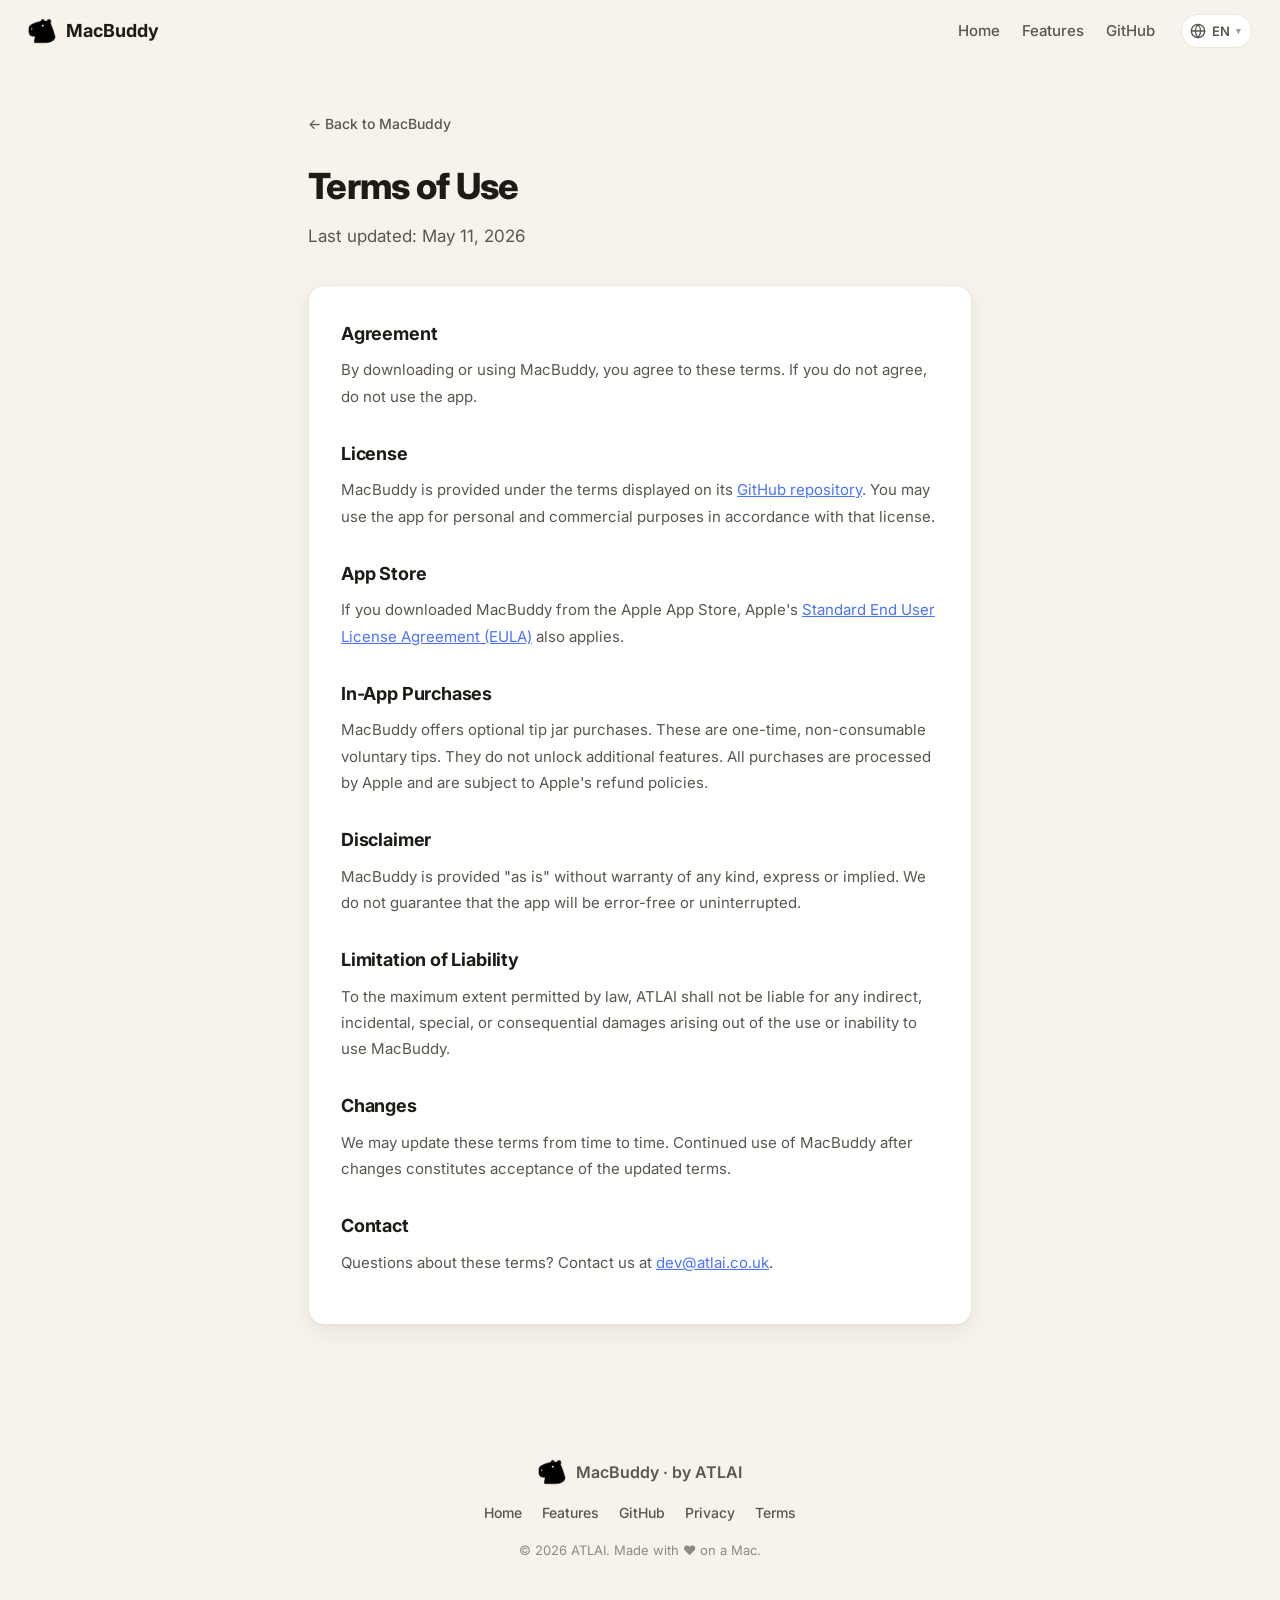
<file: terms.html>
<!DOCTYPE html>
<html lang="en">
<head>
  <meta charset="UTF-8" />
  <meta name="viewport" content="width=device-width, initial-scale=1.0" />
  <title>Terms of Use — MacBuddy</title>
  <meta name="description" content="MacBuddy terms of use." />
  <meta name="theme-color" content="#f7f3ec" />
  <link rel="icon" type="image/png" href="img/macbuddy_icon.png" />
  <link rel="preconnect" href="https://fonts.googleapis.com" />
  <link rel="preconnect" href="https://fonts.gstatic.com" crossorigin />
  <link href="https://fonts.googleapis.com/css2?family=Inter:wght@400;500;600;700;800&display=swap" rel="stylesheet" />
  <link rel="stylesheet" href="css/styles.css" />
  <style>
    .legal-page { padding: 48px 28px 96px; max-width: 720px; margin: 0 auto; }
    .legal-page .section-head { margin-bottom: 36px; text-align: left; }
    .legal-page .section-head h1 {
      font-size: clamp(28px, 4vw, 36px);
      letter-spacing: -0.02em;
      margin: 0 0 8px;
      font-weight: 800;
    }
    .legal-page .section-head p { text-align: left; }
    .legal-card {
      background: var(--bg-card);
      border: 1px solid var(--line);
      border-radius: var(--radius);
      padding: 32px;
      box-shadow: var(--shadow-card);
      line-height: 1.75;
      color: var(--ink);
    }
    .legal-card h2 {
      font-size: 18px;
      font-weight: 700;
      margin: 28px 0 8px;
      letter-spacing: -0.01em;
    }
    .legal-card h2:first-child { margin-top: 0; }
    .legal-card p { margin: 0 0 16px; color: var(--ink-soft); font-size: 15px; }
    .legal-card a { color: var(--accent); text-decoration: underline; }
    .legal-card a:hover { color: #3a5fd9; }
    .back-link {
      display: inline-flex;
      align-items: center;
      gap: 6px;
      font-size: 14px;
      font-weight: 500;
      color: var(--ink-soft);
      margin-bottom: 24px;
    }
    .back-link:hover { color: var(--ink); text-decoration: none; }
  </style>
</head>
<body>
  <header class="site-header">
    <a href="/" class="logo">
      <img src="img/menubar_logo.png" alt="" class="logo-mark" />
      <span class="logo-word">MacBuddy</span>
    </a>
    <nav class="site-nav">
      <a href="/" data-i18n="nav.home">Home</a>
      <a href="/#features" data-i18n="nav.features">Features</a>
      <a href="https://github.com/ATLAI-TECH/MacBuddyTools" target="_blank" rel="noopener" data-i18n="nav.github">GitHub</a>

      <div class="lang-switcher" id="lang-switcher">
        <button class="lang-btn" type="button" aria-haspopup="true" aria-expanded="false" data-i18n-aria-label="nav.lang_aria" aria-label="Choose language">
          <svg class="lang-globe" viewBox="0 0 24 24" fill="none" stroke="currentColor" stroke-width="2" stroke-linecap="round" stroke-linejoin="round" aria-hidden="true">
            <circle cx="12" cy="12" r="10"/>
            <path d="M2 12h20"/>
            <path d="M12 2a15.3 15.3 0 0 1 4 10 15.3 15.3 0 0 1-4 10 15.3 15.3 0 0 1-4-10 15.3 15.3 0 0 1 4-10z"/>
          </svg>
          <span class="lang-current">EN</span>
          <span class="lang-caret" aria-hidden="true">&#9662;</span>
        </button>
        <ul class="lang-menu" role="menu">
          <li><button type="button" data-lang="en" role="menuitem">English</button></li>
          <li><button type="button" data-lang="fr" role="menuitem">Fran&ccedil;ais</button></li>
          <li><button type="button" data-lang="de" role="menuitem">Deutsch</button></li>
          <li><button type="button" data-lang="zh" role="menuitem">&#20013;&#25991;</button></li>
          <li><button type="button" data-lang="es" role="menuitem">Espa&ntilde;ol</button></li>
          <li><button type="button" data-lang="ru" role="menuitem">&#1056;&#1091;&#1089;&#1089;&#1082;&#1080;&#1081;</button></li>
        </ul>
      </div>
    </nav>
  </header>

  <main class="legal-page">
    <a href="/" class="back-link">&larr; Back to MacBuddy</a>

    <div class="section-head">
      <h1>Terms of Use</h1>
      <p>Last updated: May 11, 2026</p>
    </div>

    <div class="legal-card">
      <h2>Agreement</h2>
      <p>By downloading or using MacBuddy, you agree to these terms. If you do not agree, do not use the app.</p>

      <h2>License</h2>
      <p>MacBuddy is provided under the terms displayed on its <a href="https://github.com/ATLAI-TECH/MacBuddyTools" target="_blank" rel="noopener">GitHub repository</a>. You may use the app for personal and commercial purposes in accordance with that license.</p>

      <h2>App Store</h2>
      <p>If you downloaded MacBuddy from the Apple App Store, Apple's <a href="https://www.apple.com/legal/internet-services/itunes/dev/stdeula/" target="_blank" rel="noopener">Standard End User License Agreement (EULA)</a> also applies.</p>

      <h2>In-App Purchases</h2>
      <p>MacBuddy offers optional tip jar purchases. These are one-time, non-consumable voluntary tips. They do not unlock additional features. All purchases are processed by Apple and are subject to Apple's refund policies.</p>

      <h2>Disclaimer</h2>
      <p>MacBuddy is provided "as is" without warranty of any kind, express or implied. We do not guarantee that the app will be error-free or uninterrupted.</p>

      <h2>Limitation of Liability</h2>
      <p>To the maximum extent permitted by law, ATLAI shall not be liable for any indirect, incidental, special, or consequential damages arising out of the use or inability to use MacBuddy.</p>

      <h2>Changes</h2>
      <p>We may update these terms from time to time. Continued use of MacBuddy after changes constitutes acceptance of the updated terms.</p>

      <h2>Contact</h2>
      <p>Questions about these terms? Contact us at <a href="mailto:dev@atlai.co.uk">dev@atlai.co.uk</a>.</p>
    </div>
  </main>

  <footer class="site-footer">
    <div class="footer-inner">
      <div class="footer-brand">
        <img src="img/menubar_logo.png" alt="" class="logo-mark" />
        <span>MacBuddy &middot; by ATLAI</span>
      </div>
      <nav class="footer-nav">
        <a href="/" data-i18n="nav.home">Home</a>
        <a href="/#features" data-i18n="nav.features">Features</a>
        <a href="https://github.com/ATLAI-TECH/MacBuddyTools" target="_blank" rel="noopener" data-i18n="nav.github">GitHub</a>
        <a href="privacy.html">Privacy</a>
        <a href="terms.html">Terms</a>
      </nav>
      <p class="footer-fine" data-i18n="footer.fine">&copy; 2026 ATLAI. Made with &#10084;&#65039; on a Mac.</p>
    </div>
  </footer>

  <script src="js/script.js" defer></script>
</body>
</html>
</file>
<file: css/styles.css>
/* ----------------------------------------------------------
   MacBuddy landing page
   Style is inspired by termbuddy.atlai.co.uk — soft cream
   background, pill buttons, big rounded screenshots.
   ---------------------------------------------------------- */

:root {
  --bg: #f7f3ec;
  --bg-soft: #fdfaf4;
  --bg-card: #ffffff;
  --ink: #1d1b16;
  --ink-soft: #5a564d;
  --ink-faint: #908a7e;
  --line: #ece6da;
  --line-soft: #f3eee3;
  --accent: #4a72ff;
  --accent-ink: #ffffff;
  --accent-soft: #e7edff;
  --warn: #d97a2c;
  --good: #2f9e6b;
  --shadow-card: 0 1px 2px rgba(20, 18, 12, 0.04), 0 8px 24px rgba(20, 18, 12, 0.06);
  --shadow-shot: 0 12px 36px rgba(20, 18, 12, 0.10), 0 2px 6px rgba(20, 18, 12, 0.06);
  --radius: 16px;
  --radius-lg: 22px;
  --radius-pill: 999px;
}

* { box-sizing: border-box; }

html { scroll-behavior: smooth; }

body {
  margin: 0;
  font-family: 'Inter', -apple-system, BlinkMacSystemFont, 'Segoe UI', sans-serif;
  font-size: 16px;
  line-height: 1.55;
  color: var(--ink);
  background: var(--bg);
  -webkit-font-smoothing: antialiased;
  -moz-osx-font-smoothing: grayscale;
}

a { color: var(--accent); text-decoration: none; }
a:hover { text-decoration: underline; }

img { display: block; max-width: 100%; height: auto; }

kbd {
  font-family: 'SF Mono', 'JetBrains Mono', 'Menlo', monospace;
  font-size: 0.85em;
  padding: 1px 6px;
  border: 1px solid var(--line);
  border-bottom-width: 2px;
  border-radius: 6px;
  background: var(--bg-card);
  color: var(--ink);
}

/* ====== HEADER ====== */
.site-header {
  position: sticky;
  top: 0;
  z-index: 50;
  display: flex;
  align-items: center;
  justify-content: space-between;
  padding: 14px 28px;
  background: rgba(247, 243, 236, 0.85);
  backdrop-filter: saturate(160%) blur(12px);
  -webkit-backdrop-filter: saturate(160%) blur(12px);
  border-bottom: 1px solid var(--line-soft);
}

.logo {
  display: flex;
  align-items: center;
  gap: 10px;
  color: var(--ink);
  font-weight: 700;
  font-size: 18px;
}
.logo:hover { text-decoration: none; }

.logo-mark {
  width: 28px;
  height: 28px;
  border-radius: 7px;
}

.site-nav {
  display: flex;
  gap: 22px;
  align-items: center;
  font-size: 15px;
  font-weight: 500;
}
.site-nav a {
  color: var(--ink-soft);
}
.site-nav a:hover {
  color: var(--ink);
  text-decoration: none;
}

/* ====== HERO ====== */
.hero {
  position: relative;
  padding: 88px 28px 96px;
  background:
    radial-gradient(1100px 600px at 80% -10%, #fff4e0 0%, transparent 60%),
    radial-gradient(900px 500px at 0% 30%, #e7edff 0%, transparent 55%),
    var(--bg);
  overflow: hidden;
}

.hero-inner {
  max-width: 1180px;
  margin: 0 auto;
  display: grid;
  grid-template-columns: 1.05fr 1fr;
  gap: 48px;
  align-items: center;
}

.eyebrow {
  display: inline-block;
  font-size: 12px;
  font-weight: 600;
  letter-spacing: 0.08em;
  text-transform: uppercase;
  color: var(--accent);
  background: var(--accent-soft);
  padding: 6px 12px;
  border-radius: var(--radius-pill);
  margin-bottom: 22px;
}

.hero-copy h1 {
  font-size: clamp(40px, 6vw, 64px);
  line-height: 1.05;
  font-weight: 800;
  letter-spacing: -0.02em;
  margin: 0 0 20px;
}

.hero-copy .lede {
  font-size: 18px;
  color: var(--ink-soft);
  max-width: 540px;
  margin: 0 0 28px;
}

.cta-row {
  display: flex;
  flex-wrap: wrap;
  gap: 12px;
  align-items: center;
}

.btn {
  display: inline-flex;
  align-items: center;
  gap: 10px;
  padding: 14px 22px;
  border-radius: var(--radius-pill);
  font-weight: 600;
  font-size: 15px;
  border: 1px solid transparent;
  transition: transform 0.12s ease, box-shadow 0.12s ease, background 0.12s ease;
  cursor: pointer;
}
.btn:hover { text-decoration: none; transform: translateY(-1px); }

.btn-primary {
  background: var(--ink);
  color: #fff;
  box-shadow: 0 6px 18px rgba(20, 18, 12, 0.18);
}
.btn-primary small {
  font-weight: 500;
  font-size: 12px;
  opacity: 0.7;
}
.btn-primary:hover {
  background: #2b2823;
  box-shadow: 0 8px 22px rgba(20, 18, 12, 0.22);
}

.btn-ghost {
  background: transparent;
  color: var(--ink);
  border-color: var(--line);
}
.btn-ghost:hover {
  background: var(--bg-card);
  border-color: var(--ink-faint);
}

.hero-meta {
  margin: 24px 0 0;
  font-size: 13px;
  color: var(--ink-faint);
}

.hero-art {
  position: relative;
}
.hero-shot {
  width: 100%;
  border-radius: var(--radius-lg);
  box-shadow: var(--shadow-shot);
  border: 1px solid var(--line);
  background: var(--bg-card);
}
.hero-icon {
  position: absolute;
  width: 96px;
  height: 96px;
  bottom: -28px;
  left: -28px;
  border-radius: 22px;
  box-shadow: var(--shadow-shot);
  background: var(--bg-card);
  padding: 4px;
}

/* ====== SECTIONS ====== */
section { padding: 96px 28px; }

.section-head {
  max-width: 760px;
  margin: 0 auto 56px;
  text-align: center;
}
.section-head h2 {
  font-size: clamp(28px, 4vw, 40px);
  letter-spacing: -0.02em;
  margin: 0 0 12px;
  font-weight: 800;
}
.section-head p {
  color: var(--ink-soft);
  font-size: 17px;
  margin: 0;
}

/* ====== FEATURE GRID ====== */
.features {
  background: var(--bg-soft);
  border-top: 1px solid var(--line-soft);
  border-bottom: 1px solid var(--line-soft);
}

.feature-grid {
  max-width: 1180px;
  margin: 0 auto;
  display: grid;
  grid-template-columns: repeat(3, minmax(0, 1fr));
  gap: 18px;
}

.feature-card {
  background: var(--bg-card);
  border: 1px solid var(--line);
  border-radius: var(--radius);
  padding: 26px 24px;
  box-shadow: var(--shadow-card);
  transition: transform 0.18s ease, box-shadow 0.18s ease, border-color 0.18s ease;
}
.feature-card:hover {
  transform: translateY(-3px);
  border-color: var(--ink-faint);
  box-shadow: 0 4px 8px rgba(20, 18, 12, 0.06), 0 16px 36px rgba(20, 18, 12, 0.08);
}

.feature-icon {
  display: inline-flex;
  align-items: center;
  justify-content: center;
  min-width: 48px;
  height: 48px;
  padding: 0 12px;
  border-radius: 12px;
  background: var(--accent-soft);
  color: var(--accent);
  font-weight: 700;
  font-size: 22px;
  margin-bottom: 18px;
  font-family: 'SF Mono', 'JetBrains Mono', 'Menlo', monospace;
}

.feature-card h3 {
  font-size: 19px;
  margin: 0 0 8px;
  font-weight: 700;
  letter-spacing: -0.01em;
}
.feature-card p {
  font-size: 14.5px;
  color: var(--ink-soft);
  margin: 0;
}

/* ====== SHOTS ====== */
.shots { background: var(--bg); }

.shot-row {
  max-width: 1180px;
  margin: 0 auto 24px;
  display: grid;
  grid-template-columns: 1fr 1fr;
  gap: 24px;
}
.shot-row:last-child { margin-bottom: 0; }

.shot {
  margin: 0;
  background: var(--bg-card);
  border: 1px solid var(--line);
  border-radius: var(--radius-lg);
  overflow: hidden;
  box-shadow: var(--shadow-shot);
  display: flex;
  flex-direction: column;
}
.shot.wide { grid-column: 1 / -1; }
.shot img {
  width: 100%;
  height: auto;
  display: block;
  background: var(--bg-soft);
}
.shot figcaption {
  padding: 16px 20px;
  font-size: 14.5px;
  color: var(--ink-soft);
  border-top: 1px solid var(--line-soft);
}

/* ====== DOWNLOAD ====== */
.download-band {
  background: linear-gradient(135deg, #1d1b16 0%, #2b2823 100%);
  color: #fff;
  padding: 80px 28px;
}
.download-inner {
  max-width: 1180px;
  margin: 0 auto;
  display: flex;
  align-items: center;
  gap: 36px;
  flex-wrap: wrap;
}
.download-icon {
  width: 110px;
  height: 110px;
  border-radius: 24px;
  box-shadow: 0 14px 32px rgba(0,0,0,0.4);
  background: #fff;
  padding: 4px;
}
.download-band h2 {
  font-size: clamp(28px, 3.6vw, 36px);
  margin: 0 0 8px;
  font-weight: 800;
  letter-spacing: -0.02em;
}
.download-band p {
  color: rgba(255,255,255,0.75);
  margin: 0 0 22px;
  max-width: 520px;
}
.download-band .btn-primary {
  background: #fff;
  color: var(--ink);
}
.download-band .btn-primary:hover { background: #f3eee3; }
.download-band .btn-ghost {
  color: #fff;
  border-color: rgba(255,255,255,0.25);
}
.download-band .btn-ghost:hover {
  background: rgba(255,255,255,0.08);
  border-color: rgba(255,255,255,0.5);
}

/* ====== SUPPORT ====== */
.support { background: var(--bg-soft); }

.support-grid {
  max-width: 1180px;
  margin: 0 auto;
  display: grid;
  grid-template-columns: repeat(3, minmax(0, 1fr));
  gap: 18px;
}

.support-card {
  display: block;
  background: var(--bg-card);
  border: 1px solid var(--line);
  border-radius: var(--radius);
  padding: 28px 26px;
  color: var(--ink);
  box-shadow: var(--shadow-card);
  transition: transform 0.18s ease, box-shadow 0.18s ease, border-color 0.18s ease;
  cursor: pointer;
}
.support-card:hover {
  transform: translateY(-3px);
  text-decoration: none;
  border-color: var(--accent);
  box-shadow: 0 4px 8px rgba(20, 18, 12, 0.06), 0 16px 36px rgba(74, 114, 255, 0.18);
}
.support-icon {
  font-size: 28px;
  margin-bottom: 14px;
}
.support-card h3 {
  margin: 0 0 6px;
  font-size: 19px;
  font-weight: 700;
  letter-spacing: -0.01em;
}
.support-card p {
  margin: 0 0 14px;
  font-size: 14.5px;
  color: var(--ink-soft);
}
.support-cta {
  font-size: 14px;
  font-weight: 600;
  color: var(--accent);
}

.support-note {
  max-width: 720px;
  margin: 36px auto 0;
  text-align: center;
  font-size: 14px;
  color: var(--ink-soft);
}

/* ====== FOOTER ====== */
.site-footer {
  background: var(--bg);
  border-top: 1px solid var(--line-soft);
  padding: 36px 28px 56px;
}
.footer-inner {
  max-width: 1180px;
  margin: 0 auto;
  display: flex;
  flex-direction: column;
  gap: 16px;
  align-items: center;
  text-align: center;
}
.footer-brand {
  display: flex;
  align-items: center;
  gap: 10px;
  font-weight: 600;
  color: var(--ink-soft);
}
.footer-nav {
  display: flex;
  flex-wrap: wrap;
  gap: 20px;
  font-size: 14px;
  font-weight: 500;
  justify-content: center;
}
.footer-nav a { color: var(--ink-soft); }
.footer-nav a:hover { color: var(--ink); text-decoration: none; }
.footer-fine {
  font-size: 13px;
  color: var(--ink-faint);
  margin: 0;
}

/* ====== LANGUAGE SWITCHER ====== */
.lang-switcher {
  position: relative;
  margin-left: 4px;
}

.lang-btn {
  display: inline-flex;
  align-items: center;
  gap: 6px;
  padding: 6px 10px 6px 8px;
  border-radius: var(--radius-pill);
  border: 1px solid var(--line);
  background: var(--bg-card);
  color: var(--ink-soft);
  font: inherit;
  font-size: 13px;
  font-weight: 600;
  cursor: pointer;
  transition: border-color 0.15s ease, color 0.15s ease, background 0.15s ease;
}
.lang-btn:hover { border-color: var(--ink-faint); color: var(--ink); }
.lang-btn:focus-visible {
  outline: none;
  border-color: var(--accent);
  box-shadow: 0 0 0 3px var(--accent-soft);
}

.lang-globe {
  width: 16px;
  height: 16px;
  flex: 0 0 auto;
}

.lang-caret {
  font-size: 9px;
  opacity: 0.6;
  transition: transform 0.15s ease;
}
.lang-switcher.open .lang-caret { transform: rotate(180deg); }

.lang-menu {
  position: absolute;
  right: 0;
  top: calc(100% + 8px);
  min-width: 160px;
  background: var(--bg-card);
  border: 1px solid var(--line);
  border-radius: 12px;
  box-shadow: var(--shadow-card);
  padding: 6px;
  margin: 0;
  list-style: none;
  display: none;
  z-index: 60;
}
.lang-switcher.open .lang-menu { display: block; }

.lang-menu li { margin: 0; padding: 0; }

.lang-menu button {
  display: block;
  width: 100%;
  text-align: left;
  padding: 8px 12px;
  background: transparent;
  border: none;
  border-radius: 8px;
  font: inherit;
  font-size: 14px;
  color: var(--ink);
  cursor: pointer;
  transition: background 0.12s ease, color 0.12s ease;
}
.lang-menu button:hover { background: var(--bg-soft); }
.lang-menu button.active {
  background: var(--accent-soft);
  color: var(--accent);
  font-weight: 600;
}

/* ====== RESPONSIVE ====== */
@media (max-width: 960px) {
  .hero-inner { grid-template-columns: 1fr; gap: 40px; }
  .hero { padding: 64px 22px 72px; }
  .hero-icon { width: 76px; height: 76px; bottom: -22px; left: -16px; }
  .feature-grid { grid-template-columns: repeat(2, minmax(0, 1fr)); }
  .support-grid { grid-template-columns: repeat(2, minmax(0, 1fr)); }
  .shot-row { grid-template-columns: 1fr; }
  section { padding: 72px 22px; }
}

@media (max-width: 620px) {
  .site-header { padding: 12px 18px; }
  .site-nav { gap: 14px; font-size: 14px; }
  .site-nav a:nth-child(1) { display: none; }
  .feature-grid { grid-template-columns: 1fr; }
  .support-grid { grid-template-columns: 1fr; }
  .download-inner { flex-direction: column; align-items: flex-start; }
  .btn { padding: 12px 18px; font-size: 14px; }
}
</file>
